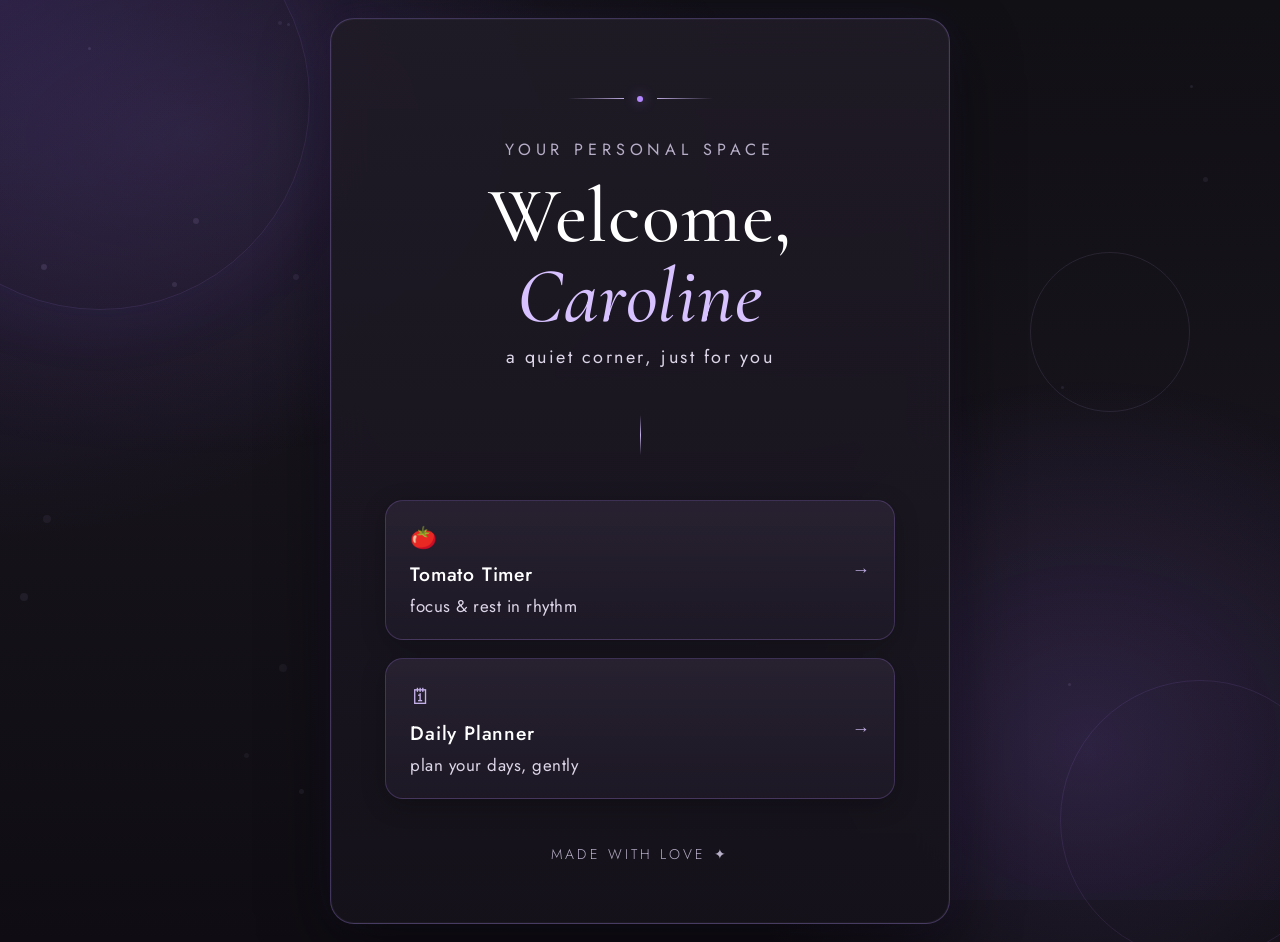
<file: index.html>
<!DOCTYPE html>
<html lang="en">
<head>
  <meta charset="UTF-8" />
  <meta name="viewport" content="width=device-width, initial-scale=1.0"/>
  <title>Caroline's Space</title>
  <link href="https://fonts.googleapis.com/css2?family=Cormorant+Garamond:ital,wght@0,300;0,400;1,300;1,400&family=Jost:wght@200;300;400&display=swap" rel="stylesheet"/>
  <link rel="stylesheet" href="index.css" />
</head>
<body>

  <!-- Decorative elements -->
  <div class="deco-circle deco-circle-1"></div>
  <div class="deco-circle deco-circle-2"></div>
  <div class="deco-circle deco-circle-3"></div>

  <div class="dots-layer" id="dotsLayer"></div>

  <!-- Main card -->
  <div class="card">
    <div class="ornament">
      <div class="ornament-line"></div>
      <div class="ornament-dot"></div>
      <div class="ornament-line right"></div>
    </div>

    <p class="welcome-label">your personal space</p>
    <h1 class="main-title">Welcome,<br><em>Caroline</em></h1>
    <p class="subtitle">a quiet corner, just for you</p>

    <div class="divider"></div>

    <div class="buttons">
      <a href="timer.html" class="btn">
        <div class="btn-left">
          <div class="btn-icon">🍅</div>
          <div class="btn-title">Tomato Timer</div>
          <div class="btn-desc">focus & rest in rhythm</div>
        </div>
        <span class="btn-arrow">→</span>
      </a>

      <a href="planner.html" class="btn">
        <div class="btn-left">
          <div class="btn-icon">🗓</div>
          <div class="btn-title">Daily Planner</div>
          <div class="btn-desc">plan your days, gently</div>
        </div>
        <span class="btn-arrow">→</span>
      </a>
    </div>

    <div class="footer">made with love ✦</div>
  </div>

  <script>
    // Generate soft scattered dots
    const layer = document.getElementById('dotsLayer');
    const sizes = [3, 4, 5, 6, 8];
    for (let i = 0; i < 28; i++) {
      const dot = document.createElement('div');
      dot.className = 'dot';
      const size = sizes[Math.floor(Math.random() * sizes.length)];
      dot.style.width = size + 'px';
      dot.style.height = size + 'px';
      dot.style.left = Math.random() * 100 + '%';
      dot.style.top = Math.random() * 100 + '%';
      dot.style.opacity = (Math.random() * 0.08 + 0.04).toFixed(2);
      layer.appendChild(dot);
    }
  </script>
</body>
</html>
</file>
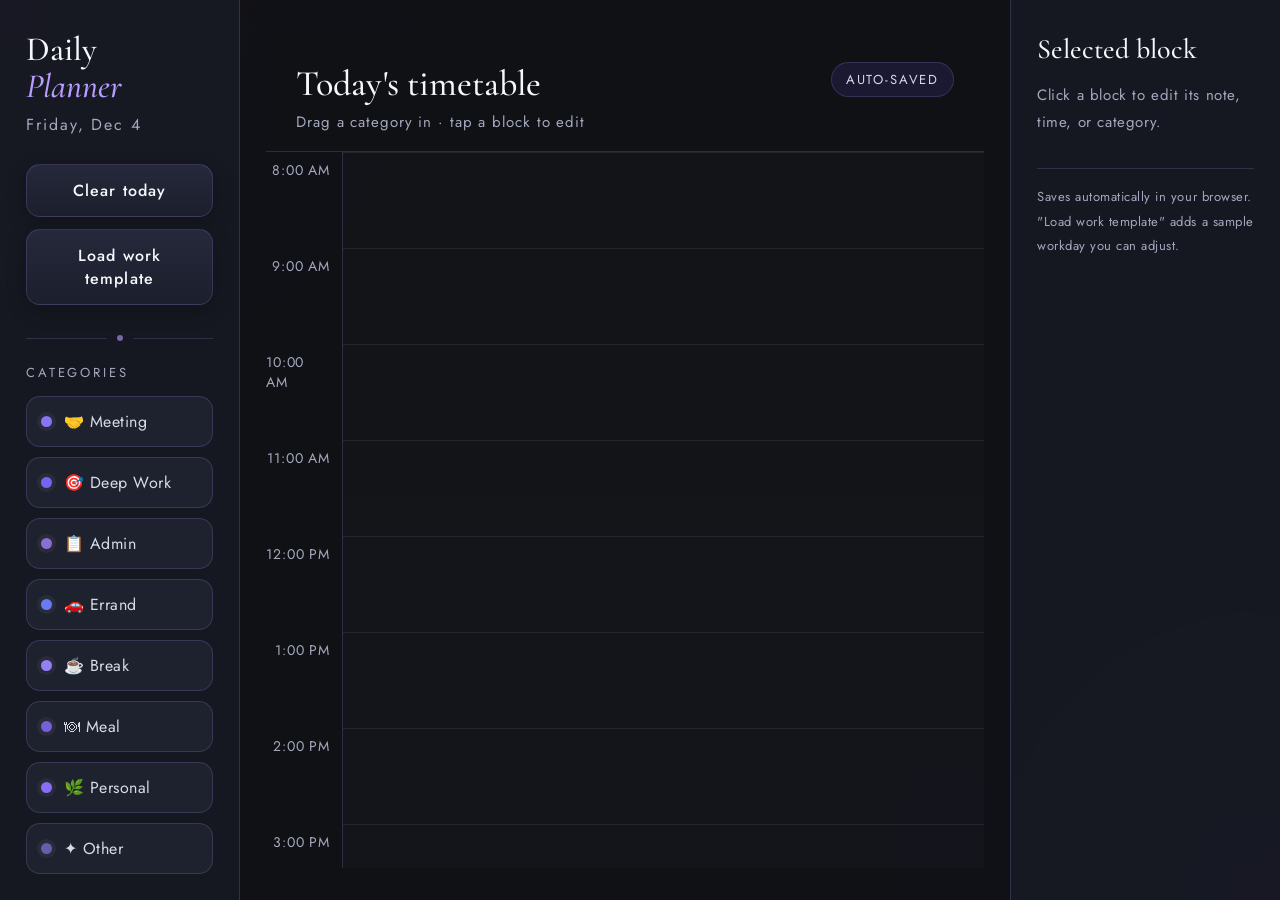
<file: planner.html>
<!DOCTYPE html>
<html lang="en">
<head>
  <meta charset="UTF-8" />
  <meta name="viewport" content="width=device-width, initial-scale=1.0" />
  <title>Caroline's Day Planner</title>
  <link href="https://fonts.googleapis.com/css2?family=Cormorant+Garamond:ital,wght@0,300;1,300&family=Jost:wght@200;300;400&display=swap" rel="stylesheet"/>
  <link rel="stylesheet" href="planner.css" />
</head>
<body>
  <div class="app">

    <!-- ── Sidebar ── -->
    <aside class="panel sidebar">
      <h1>Daily<br><em>Planner</em></h1>
      <div class="date" id="todayLabel"></div>

      <div class="top-actions">
        <button id="clearTodayBtn">Clear today</button>
        <button id="loadTemplateBtn">Load work template</button>
      </div>

      <div class="ornament-sep"><span></span><i></i><span></span></div>

      <p class="palette-title">Categories</p>
      <div class="palette" id="palette"></div>

      <a href="index.html" class="back-link">← back to home</a>
    </aside>

    <!-- ── Main planner ── -->
    <main class="panel planner-shell">
      <div class="planner-header">
        <div>
          <h2>Today's timetable</h2>
          <p id="mobileHint">Drag a category in · tap a block to edit</p>
        </div>
        <span class="pill" id="saveHint">Auto-saved</span>
      </div>

      <div class="planner-body">
        <div class="time-col"  id="timeCol"></div>
        <div class="grid-wrap" id="gridWrap"></div>
      </div>
    </main>

    <!-- ── Desktop editor panel ── -->
    <aside class="panel editor" id="desktopEditor">
      <h3>Selected block</h3>
      <div class="editor-empty" id="editorEmpty">
        Click a block to edit its note, time, or category.
      </div>
      <div id="editorForm" hidden>
        <div class="field">
          <label for="editCategory">Category</label>
          <select id="editCategory"></select>
        </div>
        <div class="field">
          <label for="editNote">Note</label>
          <textarea id="editNote" placeholder="meeting with team, prep slides, call client…"></textarea>
        </div>
        <div class="mini-row">
          <div class="field">
            <label for="editStart">Start</label>
            <input id="editStart" type="time" />
          </div>
          <div class="field">
            <label for="editEnd">End</label>
            <input id="editEnd" type="time" />
          </div>
        </div>
        <div class="editor-actions">
          <button id="duplicateBtn">Duplicate</button>
          <button id="deleteBtn" class="danger">Delete</button>
        </div>
      </div>
      <div class="footer-note">
        Saves automatically in your browser.<br>
        "Load work template" adds a sample workday you can adjust.
      </div>
    </aside>
  </div>

  <!-- ── Mobile bottom-sheet editor ── -->
  <div class="editor-overlay" id="editorOverlay">
    <div class="editor-overlay-backdrop" id="overlayBackdrop"></div>
    <div class="editor-sheet" id="editorSheet">
      <div class="sheet-handle"></div>
      <h3>Edit block</h3>
      <div class="field">
        <label for="editCategoryM">Category</label>
        <select id="editCategoryM"></select>
      </div>
      <div class="field">
        <label for="editNoteM">Note</label>
        <textarea id="editNoteM" placeholder="meeting with team, prep slides…"></textarea>
      </div>
      <div class="mini-row">
        <div class="field">
          <label for="editStartM">Start</label>
          <input id="editStartM" type="time" />
        </div>
        <div class="field">
          <label for="editEndM">End</label>
          <input id="editEndM" type="time" />
        </div>
      </div>
      <div class="editor-actions">
        <button id="duplicateBtnM">Duplicate</button>
        <button id="deleteBtnM" class="danger">Delete</button>
      </div>
    </div>
  </div>

  <script>
    const CATEGORY_CONFIG = {
      Meeting:     { color: getCssVar('--meeting')  },
      'Deep Work': { color: getCssVar('--focus')    },
      Admin:       { color: getCssVar('--admin')    },
      Errand:      { color: getCssVar('--errand')   },
      Break:       { color: getCssVar('--break')    },
      Meal:        { color: getCssVar('--meal')     },
      Personal:    { color: getCssVar('--personal') },
      Other:       { color: getCssVar('--other')    },
    };
    const CATEGORY_ICONS = {
      Meeting:'🤝','Deep Work':'🎯',Admin:'📋',
      Errand:'🚗',Break:'☕',Meal:'🍽',Personal:'🌿',Other:'✦',
    };

    const DAY_START    = 8  * 60;
    const DAY_END      = 21 * 60;
    const MIN_DURATION = 30;
    const SNAP_MINUTES = 15;
    const STORAGE_KEY  = 'caroline_day_planner_v1';
    const TEMPLATE_KEY = 'caroline_day_planner_template_v1';

    function getHourHeight() { return window.innerWidth < 700 ? 80 : 96; }
    function getPxPerMin()   { return getHourHeight() / 60; }

    const paletteEl       = document.getElementById('palette');
    const timeColEl       = document.getElementById('timeCol');
    const gridWrapEl      = document.getElementById('gridWrap');
    const todayLabelEl    = document.getElementById('todayLabel');
    const clearTodayBtn   = document.getElementById('clearTodayBtn');
    const loadTemplateBtn = document.getElementById('loadTemplateBtn');
    const saveHintEl      = document.getElementById('saveHint');
    const mobileHintEl    = document.getElementById('mobileHint');
    const editorEmptyEl   = document.getElementById('editorEmpty');
    const editorFormEl    = document.getElementById('editorForm');
    const editCategoryEl  = document.getElementById('editCategory');
    const editNoteEl      = document.getElementById('editNote');
    const editStartEl     = document.getElementById('editStart');
    const editEndEl       = document.getElementById('editEnd');
    const duplicateBtn    = document.getElementById('duplicateBtn');
    const deleteBtn       = document.getElementById('deleteBtn');
    const editorOverlay   = document.getElementById('editorOverlay');
    const overlayBackdrop = document.getElementById('overlayBackdrop');
    const editCategoryM   = document.getElementById('editCategoryM');
    const editNoteM       = document.getElementById('editNoteM');
    const editStartM      = document.getElementById('editStartM');
    const editEndM        = document.getElementById('editEndM');
    const duplicateBtnM   = document.getElementById('duplicateBtnM');
    const deleteBtnM      = document.getElementById('deleteBtnM');

    let events     = loadTodayEvents();
    let selectedId = null;
    let dragState  = null;

    init();

    function init() {
      renderTodayLabel();
      renderPalette();
      renderTimeColumn();
      renderHourLines();
      renderEditorCategoryOptions();
      renderEvents();
      updateEditor();
      attachGridDropEvents();
      attachDesktopEditorEvents();
      attachMobileEditorEvents();
      clearTodayBtn.addEventListener('click', clearToday);
      loadTemplateBtn.addEventListener('click', loadTemplateIntoToday);
      overlayBackdrop.addEventListener('click', closeMobileEditor);
      if (window.innerWidth < 700) {
        mobileHintEl.textContent = 'Tap a category to add · tap block to edit';
      }
      window.addEventListener('resize', () => { renderTimeColumn(); renderHourLines(); renderEvents(); });
    }

    function getCssVar(name) {
      return getComputedStyle(document.documentElement).getPropertyValue(name).trim();
    }

    function renderTodayLabel() {
      todayLabelEl.textContent = new Date().toLocaleDateString('en-CA', {
        weekday:'long', month:'short', day:'numeric'
      });
    }

    function renderPalette() {
      paletteEl.innerHTML = '';
      Object.keys(CATEGORY_CONFIG).forEach(category => {
        const el = document.createElement('div');
        el.className = 'task-template';
        el.draggable = true;
        el.dataset.category = category;
        el.innerHTML = `<span class="task-dot" style="background:${CATEGORY_CONFIG[category].color}"></span>
          <span>${CATEGORY_ICONS[category]||''} ${category}</span>`;
        el.addEventListener('dragstart', e => {
          e.dataTransfer.setData('text/plain', JSON.stringify({ category }));
        });
        el.addEventListener('click', () => {
          if (window.innerWidth >= 700) return;
          const now = new Date();
          const nowMin = now.getHours()*60 + now.getMinutes();
          const startMinute = snapToStep(nowMin, SNAP_MINUTES, DAY_START, DAY_END - MIN_DURATION);
          const newEvent = {
            id: cryptoRandomId(), category, note: '',
            color: CATEGORY_CONFIG[category].color,
            startMinute, endMinute: startMinute + 60,
          };
          events.push(newEvent);
          selectedId = newEvent.id;
          persistAndRender();
          openMobileEditor();
        });
        paletteEl.appendChild(el);
      });
    }

    function renderTimeColumn() {
      const HH = getHourHeight();
      timeColEl.innerHTML = '';
      for (let h = DAY_START/60; h <= DAY_END/60; h++) {
        const slot = document.createElement('div');
        slot.className = 'time-slot';
        slot.style.height = HH + 'px';
        slot.textContent = formatHourLabel(h);
        timeColEl.appendChild(slot);
      }
    }

    function renderHourLines() {
      const HH = getHourHeight();
      gridWrapEl.querySelectorAll('.hour-line').forEach(el => el.remove());
      const totalH = (DAY_END - DAY_START) / 60;
      gridWrapEl.style.minHeight = (totalH * HH) + 'px';
      for (let i = 0; i <= totalH; i++) {
        const line = document.createElement('div');
        line.className = 'hour-line';
        line.style.top = (i * HH) + 'px';
        gridWrapEl.appendChild(line);
      }
    }

    function renderEditorCategoryOptions() {
      [editCategoryEl, editCategoryM].forEach(sel => {
        sel.innerHTML = '';
        Object.keys(CATEGORY_CONFIG).forEach(cat => {
          const o = document.createElement('option');
          o.value = cat;
          o.textContent = `${CATEGORY_ICONS[cat]||''} ${cat}`;
          sel.appendChild(o);
        });
      });
    }

    function renderEvents() {
      gridWrapEl.querySelectorAll('.event-block').forEach(el => el.remove());
      events.slice().sort((a,b) => a.startMinute - b.startMinute).forEach(event => {
        const block = document.createElement('div');
        block.className = 'event-block' + (event.id === selectedId ? ' selected' : '');
        block.dataset.id = event.id;
        block.style.top        = minuteToPixel(event.startMinute) + 'px';
        block.style.height     = Math.max(36, minuteToPixel(event.endMinute) - minuteToPixel(event.startMinute)) + 'px';
        block.style.background = event.color;
        block.innerHTML = `
          <div class="event-title">${CATEGORY_ICONS[event.category]||''} ${escapeHtml(event.category)}</div>
          <div class="event-note">${escapeHtml(event.note||'')}</div>
          <div class="event-time">${formatMinuteLabel(event.startMinute)} – ${formatMinuteLabel(event.endMinute)}</div>
          <div class="resize-handle"></div>`;
        block.addEventListener('mousedown', e => {
          if (e.target.classList.contains('resize-handle')) { startResize(e, event.id); return; }
          startMove(e, event.id);
        });
        block.addEventListener('touchstart', e => {
          if (e.target.classList.contains('resize-handle')) { startResizeTouch(e, event.id); return; }
          startMoveTouch(e, event.id);
        }, { passive: false });
        block.addEventListener('click', e => {
          e.stopPropagation();
          selectedId = event.id;
          renderEvents(); updateEditor();
          if (window.innerWidth < 700) openMobileEditor();
        });
        gridWrapEl.appendChild(block);
      });
      gridWrapEl.addEventListener('click', e => {
        if (e.target.closest('.event-block')) return;
        selectedId = null; renderEvents(); updateEditor();
      }, { once: true });
    }

    function attachGridDropEvents() {
      gridWrapEl.addEventListener('dragover', e => { e.preventDefault(); gridWrapEl.classList.add('drag-over'); });
      gridWrapEl.addEventListener('dragleave', () => gridWrapEl.classList.remove('drag-over'));
      gridWrapEl.addEventListener('drop', e => {
        e.preventDefault(); gridWrapEl.classList.remove('drag-over');
        const raw = e.dataTransfer.getData('text/plain'); if (!raw) return;
        let data; try { data = JSON.parse(raw); } catch { return; }
        const rect = gridWrapEl.getBoundingClientRect();
        const startMinute = snapToStep(pixelToMinute(e.clientY - rect.top), SNAP_MINUTES, DAY_START, DAY_END - MIN_DURATION);
        const newEvent = {
          id: cryptoRandomId(), category: data.category||'Other', note:'',
          color: CATEGORY_CONFIG[data.category]?.color || CATEGORY_CONFIG.Other.color,
          startMinute, endMinute: startMinute + 60,
        };
        events.push(newEvent); selectedId = newEvent.id; persistAndRender();
      });
    }

    function startMove(e, id) {
      e.preventDefault();
      const ev = events.find(i => i.id === id); if (!ev) return;
      selectedId = id; renderEvents(); updateEditor();
      dragState = { type:'move', id, startY:e.clientY, originalStart:ev.startMinute, originalEnd:ev.endMinute };
      document.addEventListener('mousemove', handleDrag);
      document.addEventListener('mouseup', stopDrag);
    }
    function startResize(e, id) {
      e.preventDefault(); e.stopPropagation();
      const ev = events.find(i => i.id === id); if (!ev) return;
      selectedId = id; renderEvents(); updateEditor();
      dragState = { type:'resize', id, startY:e.clientY, originalStart:ev.startMinute, originalEnd:ev.endMinute };
      document.addEventListener('mousemove', handleDrag);
      document.addEventListener('mouseup', stopDrag);
    }
    function handleDrag(e) {
      if (!dragState) return;
      const ev = events.find(i => i.id === dragState.id); if (!ev) return;
      applyDrag(ev, snapDeltaToStep(pixelToMinuteDelta(e.clientY - dragState.startY), SNAP_MINUTES));
      renderEvents(); updateEditor();
    }
    function stopDrag() {
      dragState = null;
      document.removeEventListener('mousemove', handleDrag);
      document.removeEventListener('mouseup', stopDrag);
      saveTodayEvents(); flashSaved();
    }

    function startMoveTouch(e, id) {
      if (e.touches.length > 1) return;
      e.preventDefault();
      const ev = events.find(i => i.id === id); if (!ev) return;
      selectedId = id; renderEvents(); updateEditor();
      dragState = { type:'move', id, startY:e.touches[0].clientY, originalStart:ev.startMinute, originalEnd:ev.endMinute };
      document.addEventListener('touchmove', handleTouchDrag, { passive:false });
      document.addEventListener('touchend', stopTouchDrag);
    }
    function startResizeTouch(e, id) {
      if (e.touches.length > 1) return;
      e.preventDefault(); e.stopPropagation();
      const ev = events.find(i => i.id === id); if (!ev) return;
      selectedId = id; renderEvents(); updateEditor();
      dragState = { type:'resize', id, startY:e.touches[0].clientY, originalStart:ev.startMinute, originalEnd:ev.endMinute };
      document.addEventListener('touchmove', handleTouchDrag, { passive:false });
      document.addEventListener('touchend', stopTouchDrag);
    }
    function handleTouchDrag(e) {
      if (!dragState || !e.touches.length) return;
      e.preventDefault();
      const ev = events.find(i => i.id === dragState.id); if (!ev) return;
      applyDrag(ev, snapDeltaToStep(pixelToMinuteDelta(e.touches[0].clientY - dragState.startY), SNAP_MINUTES));
      renderEvents(); updateEditor();
    }
    function stopTouchDrag() {
      dragState = null;
      document.removeEventListener('touchmove', handleTouchDrag);
      document.removeEventListener('touchend', stopTouchDrag);
      saveTodayEvents(); flashSaved();
      if (window.innerWidth < 700 && selectedId) openMobileEditor();
    }

    function applyDrag(ev, deltaMin) {
      if (dragState.type === 'move') {
        const dur = dragState.originalEnd - dragState.originalStart;
        const next = Math.min(clampMinute(dragState.originalStart + deltaMin), DAY_END - dur);
        ev.startMinute = next; ev.endMinute = next + dur;
      } else {
        ev.endMinute = Math.min(DAY_END, Math.max(dragState.originalStart + MIN_DURATION, dragState.originalEnd + deltaMin));
      }
    }

    function updateEditor() {
      const ev = getSelectedEvent();
      if (!ev) { editorEmptyEl.hidden = false; editorFormEl.hidden = true; return; }
      editorEmptyEl.hidden = true; editorFormEl.hidden = false;
      editCategoryEl.value = ev.category; editNoteEl.value = ev.note;
      editStartEl.value = minuteToTimeString(ev.startMinute);
      editEndEl.value   = minuteToTimeString(ev.endMinute);
    }

    function openMobileEditor() {
      const ev = getSelectedEvent(); if (!ev) return;
      editCategoryM.value = ev.category; editNoteM.value = ev.note;
      editStartM.value = minuteToTimeString(ev.startMinute);
      editEndM.value   = minuteToTimeString(ev.endMinute);
      editorOverlay.style.display = 'block';
      requestAnimationFrame(() => editorOverlay.classList.add('open'));
    }
    function closeMobileEditor() {
      editorOverlay.classList.remove('open');
      setTimeout(() => { editorOverlay.style.display = 'none'; }, 350);
    }

    function attachDesktopEditorEvents() {
      editCategoryEl.addEventListener('change', () => {
        const ev = getSelectedEvent(); if (!ev) return;
        ev.category = editCategoryEl.value; ev.color = CATEGORY_CONFIG[ev.category].color; persistAndRender();
      });
      editNoteEl.addEventListener('input', () => { const ev = getSelectedEvent(); if (!ev) return; ev.note = editNoteEl.value; persistAndRender(false); });
      editStartEl.addEventListener('change', () => applyTimeEdit('start', editStartEl.value));
      editEndEl.addEventListener('change',   () => applyTimeEdit('end',   editEndEl.value));
      duplicateBtn.addEventListener('click', duplicateSelected);
      deleteBtn.addEventListener('click', deleteSelected);
    }
    function attachMobileEditorEvents() {
      editCategoryM.addEventListener('change', () => {
        const ev = getSelectedEvent(); if (!ev) return;
        ev.category = editCategoryM.value; ev.color = CATEGORY_CONFIG[ev.category].color; persistAndRender();
      });
      editNoteM.addEventListener('input', () => { const ev = getSelectedEvent(); if (!ev) return; ev.note = editNoteM.value; persistAndRender(false); });
      editStartM.addEventListener('change', () => applyTimeEdit('start', editStartM.value));
      editEndM.addEventListener('change',   () => applyTimeEdit('end',   editEndM.value));
      duplicateBtnM.addEventListener('click', () => { duplicateSelected(); closeMobileEditor(); });
      deleteBtnM.addEventListener('click',    () => { deleteSelected();    closeMobileEditor(); });
    }

    function applyTimeEdit(which, value) {
      const ev = getSelectedEvent(); if (!ev) return;
      const min = timeStringToMinute(value); if (min == null) return;
      if (which === 'start') {
        const dur = ev.endMinute - ev.startMinute;
        ev.startMinute = clampMinute(min);
        ev.endMinute   = clampMinute(Math.max(ev.startMinute + MIN_DURATION, ev.startMinute + dur));
        if (ev.endMinute > DAY_END) { ev.endMinute = DAY_END; ev.startMinute = Math.max(DAY_START, DAY_END - dur); }
      } else {
        ev.endMinute = clampMinute(Math.max(ev.startMinute + MIN_DURATION, min));
      }
      persistAndRender();
    }

    function duplicateSelected() {
      const ev = getSelectedEvent(); if (!ev) return;
      const dur = ev.endMinute - ev.startMinute;
      const start = clampMinute(Math.min(DAY_END - dur, ev.startMinute + 30));
      events.push({ ...ev, id:cryptoRandomId(), startMinute:start, endMinute:start+dur });
      selectedId = events[events.length-1].id; persistAndRender();
    }
    function deleteSelected() {
      if (!selectedId) return;
      events = events.filter(ev => ev.id !== selectedId); selectedId = null; persistAndRender();
    }

    function persistAndRender(updateEditorPanel = true) {
      saveTodayEvents(); renderEvents();
      if (updateEditorPanel) updateEditor();
      flashSaved();
    }
    function flashSaved() {
      saveHintEl.textContent = 'Saved ✦';
      clearTimeout(flashSaved._t);
      flashSaved._t = setTimeout(() => { saveHintEl.textContent = 'Auto-saved'; }, 900);
    }
    function clearToday() {
      if (!confirm('Clear today\'s timetable?')) return;
      events = []; selectedId = null; persistAndRender();
    }
    function loadTemplateIntoToday() {
      events = loadTemplate().map(item => ({ ...item, id:cryptoRandomId() }));
      selectedId = null; persistAndRender();
    }
    function loadTodayEvents() {
      const store = JSON.parse(localStorage.getItem(STORAGE_KEY)||'{}');
      return Array.isArray(store[getTodayKey()]) ? store[getTodayKey()] : [];
    }
    function saveTodayEvents() {
      const store = JSON.parse(localStorage.getItem(STORAGE_KEY)||'{}');
      store[getTodayKey()] = events;
      localStorage.setItem(STORAGE_KEY, JSON.stringify(store));
    }
    function loadTemplate() {
      const ex = JSON.parse(localStorage.getItem(TEMPLATE_KEY)||'null');
      if (Array.isArray(ex) && ex.length) return ex;
      const fb = [
        make('Deep Work','Morning focus block',  9*60,  11*60),
        make('Meeting',  'Team standup',         11*60, 11*60+30),
        make('Meal',     'Lunch',                12*60, 13*60),
        make('Deep Work','Afternoon work block', 13*60, 15*60),
        make('Admin',    'Emails & catch-up',    15*60, 16*60),
        make('Break',    'Coffee break',         16*60, 16*60+15),
        make('Meeting',  'End-of-day check-in',  17*60, 17*60+30),
      ];
      localStorage.setItem(TEMPLATE_KEY, JSON.stringify(fb));
      return fb;
    }
    function make(cat, note, s, e) {
      return { id:cryptoRandomId(), category:cat, note, color:CATEGORY_CONFIG[cat].color, startMinute:s, endMinute:e };
    }

    function getSelectedEvent()  { return events.find(ev => ev.id === selectedId)||null; }
    function getTodayKey()       { return new Date().toISOString().slice(0,10); }
    function minuteToPixel(m)    { return (m - DAY_START) * getPxPerMin(); }
    function pixelToMinute(px)   { return DAY_START + px / getPxPerMin(); }
    function pixelToMinuteDelta(px) { return px / getPxPerMin(); }
    function snapToStep(v,step,min,max) { return Math.min(max,Math.max(min,Math.round(v/step)*step)); }
    function snapDeltaToStep(v,step)    { return Math.round(v/step)*step; }
    function clampMinute(m) { return Math.max(DAY_START,Math.min(DAY_END,m)); }
    function formatHourLabel(h24) { return `${h24%12===0?12:h24%12}:00 ${h24>=12?'PM':'AM'}`; }
    function formatMinuteLabel(m) {
      const h24=Math.floor(m/60), min=m%60;
      return `${h24%12===0?12:h24%12}:${String(min).padStart(2,'0')} ${h24>=12?'PM':'AM'}`;
    }
    function minuteToTimeString(m) {
      return `${String(Math.floor(m/60)).padStart(2,'0')}:${String(m%60).padStart(2,'0')}`;
    }
    function timeStringToMinute(str) {
      if (!str||!str.includes(':')) return null;
      const [h,m] = str.split(':').map(Number);
      return (isNaN(h)||isNaN(m)) ? null : h*60+m;
    }
    function cryptoRandomId() { return 'ev-'+Math.random().toString(36).slice(2,10); }
    function escapeHtml(str) {
      return String(str).replaceAll('&','&amp;').replaceAll('<','&lt;').replaceAll('>','&gt;').replaceAll('"','&quot;').replaceAll("'","&#039;");
    }
  </script>
</body>
</html>
</file>
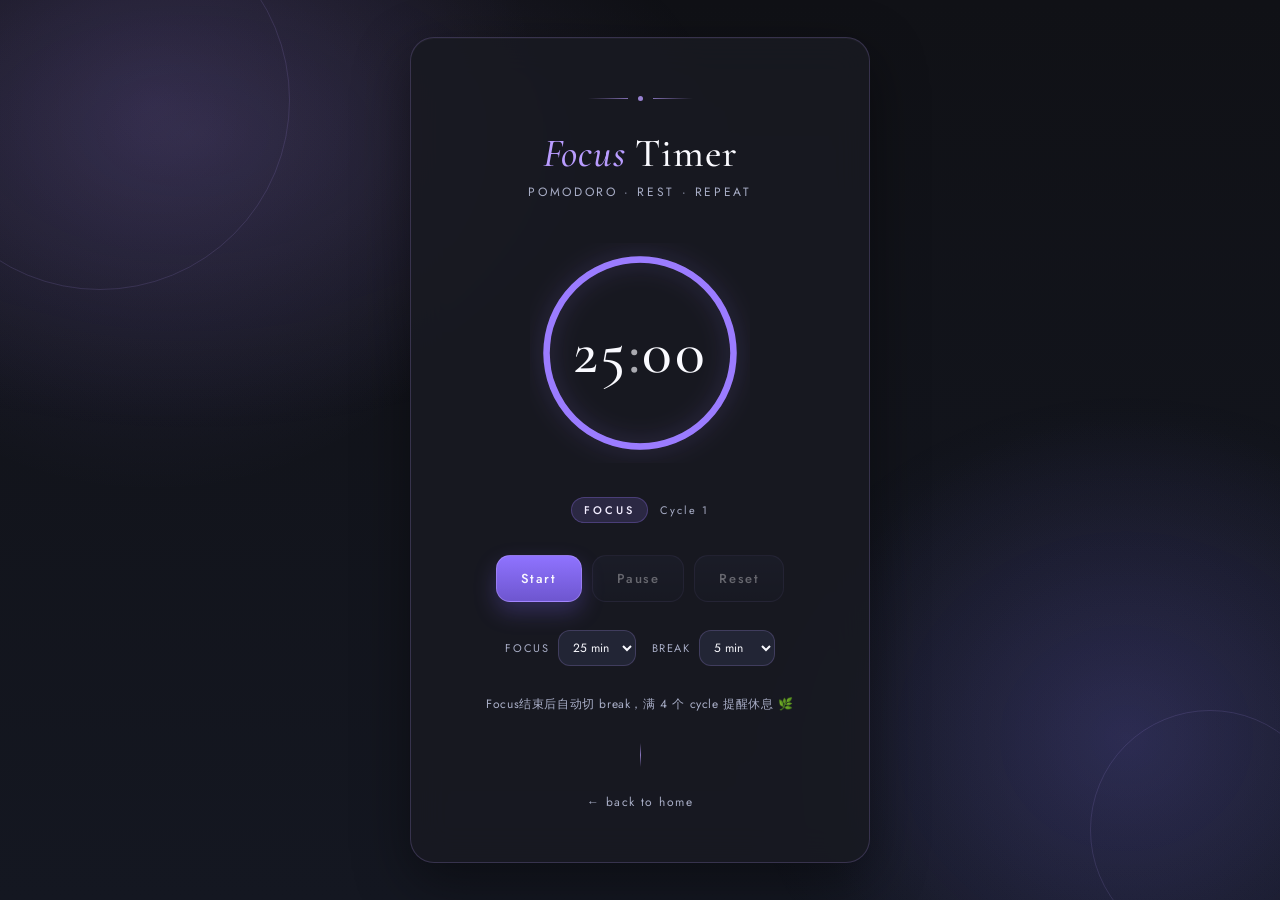
<file: timer.html>
<!DOCTYPE html>
<html lang="en">
<head>
  <meta charset="UTF-8" />
  <meta name="viewport" content="width=device-width, initial-scale=1.0"/>
  <title>Focus Timer</title>
  <link href="https://fonts.googleapis.com/css2?family=Cormorant+Garamond:ital,wght@0,300;0,400;1,300&family=Jost:wght@200;300;400&display=swap" rel="stylesheet"/>
  <link rel="stylesheet" href="timer.css" />
</head>
<body>

  <div class="deco-circle dc1"></div>
  <div class="deco-circle dc2"></div>
  <div class="flash" id="flash"></div>

  <section class="card pomodoro-card">

    <div class="ornament">
      <div class="orn-line"></div>
      <div class="orn-dot"></div>
      <div class="orn-line r"></div>
    </div>

    <h2 class="pomodoro-title"><em>Focus</em> Timer</h2>
    <p class="pomodoro-subtitle">pomodoro · rest · repeat</p>

    <!-- Ring progress + time display -->
    <div class="ring-wrapper">
      <svg class="ring-svg" viewBox="0 0 200 200">
        <circle class="ring-track"    cx="100" cy="100" r="85"/>
        <circle class="ring-progress" cx="100" cy="100" r="85" id="ringProgress"/>
      </svg>
      <div class="ring-center">
        <div class="pomodoro-display">
          <span id="pomodoro-minutes">25</span><span class="pomodoro-colon" id="colonEl">:</span><span id="pomodoro-seconds">00</span>
        </div>
      </div>
    </div>

    <!-- Mode + cycle -->
    <div class="pomodoro-mode">
      <span class="pomodoro-mode-label mode-focus" id="pomodoro-mode-label">FOCUS</span>
      <span class="pomodoro-cycle-label" id="pomodoro-cycle-label">Cycle 1</span>
    </div>

    <!-- Controls -->
    <div class="pomodoro-controls">
      <button class="btn-ctrl primary" id="pomodoro-start">Start</button>
      <button class="btn-ctrl" id="pomodoro-pause"  disabled>Pause</button>
      <button class="btn-ctrl" id="pomodoro-reset"  disabled>Reset</button>
    </div>

    <!-- Duration settings -->
    <div class="settings-row">
      <span class="settings-label">Focus</span>
      <select id="focusDuration">
        <option value="25" selected>25 min</option>
        <option value="30">30 min</option>
        <option value="45">45 min</option>
        <option value="50">50 min</option>
        <option value="60">60 min</option>
      </select>
      <span class="settings-label" style="margin-left:8px">Break</span>
      <select id="breakDuration">
        <option value="5" selected>5 min</option>
        <option value="10">10 min</option>
        <option value="15">15 min</option>
      </select>
    </div>

    <p class="pomodoro-hint">
      Focus结束后自动切 break，满 4 个 cycle 提醒休息 🌿
    </p>

    <div class="divider"></div>
    <a href="index.html" class="back-link">← back to home</a>

  </section>

  <script>
    // ── State ────────────────────────────────────────────
    let FOCUS_SECS  = 25 * 60;
    let BREAK_SECS  = 5  * 60;
    const CIRCUMFERENCE = 2 * Math.PI * 85; // ≈ 534

    let totalSecs   = FOCUS_SECS;
    let remainSecs  = FOCUS_SECS;
    let isRunning   = false;
    let isFocus     = true;
    let cycle       = 1;
    let ticker      = null;

    // ── Elements ─────────────────────────────────────────
    const minsEl    = document.getElementById('pomodoro-minutes');
    const secsEl    = document.getElementById('pomodoro-seconds');
    const colonEl   = document.getElementById('colonEl');
    const modeEl    = document.getElementById('pomodoro-mode-label');
    const cycleEl   = document.getElementById('pomodoro-cycle-label');
    const startBtn  = document.getElementById('pomodoro-start');
    const pauseBtn  = document.getElementById('pomodoro-pause');
    const resetBtn  = document.getElementById('pomodoro-reset');
    const ring      = document.getElementById('ringProgress');
    const flashEl   = document.getElementById('flash');
    const focusSel  = document.getElementById('focusDuration');
    const breakSel  = document.getElementById('breakDuration');

    ring.style.strokeDasharray = CIRCUMFERENCE;

    // ── Render ───────────────────────────────────────────
    function render() {
      const m = Math.floor(remainSecs / 60);
      const s = remainSecs % 60;
      minsEl.textContent = String(m).padStart(2, '0');
      secsEl.textContent = String(s).padStart(2, '0');

      // Ring: fill → depletes as time passes
      const fraction = remainSecs / totalSecs;
      const offset   = CIRCUMFERENCE * (1 - fraction);
      ring.style.strokeDashoffset = offset;
      ring.style.stroke = isFocus ? 'var(--focus-color)' : 'var(--break-color)';

      modeEl.textContent = isFocus ? 'FOCUS' : 'BREAK';
      modeEl.className   = 'pomodoro-mode-label ' + (isFocus ? 'mode-focus' : 'mode-break');
      cycleEl.textContent = `Cycle ${cycle}`;
    }

    // ── Controls ─────────────────────────────────────────
    startBtn.addEventListener('click', () => {
      if (!isRunning) startTimer();
    });

    pauseBtn.addEventListener('click', () => {
      if (isRunning) pauseTimer();
    });

    resetBtn.addEventListener('click', () => {
      resetTimer();
    });

    focusSel.addEventListener('change', () => {
      if (!isRunning) {
        FOCUS_SECS = parseInt(focusSel.value) * 60;
        if (isFocus) { totalSecs = FOCUS_SECS; remainSecs = FOCUS_SECS; }
        render();
      }
    });

    breakSel.addEventListener('change', () => {
      if (!isRunning) {
        BREAK_SECS = parseInt(breakSel.value) * 60;
        if (!isFocus) { totalSecs = BREAK_SECS; remainSecs = BREAK_SECS; }
        render();
      }
    });

    function startTimer() {
      isRunning = true;
      startBtn.disabled  = true;
      pauseBtn.disabled  = false;
      resetBtn.disabled  = false;
      focusSel.disabled  = true;
      breakSel.disabled  = true;
      colonEl.classList.remove('paused');

      ticker = setInterval(() => {
        if (remainSecs <= 0) {
          clearInterval(ticker);
          sessionEnd();
          return;
        }
        remainSecs--;
        render();
      }, 1000);
    }

    function pauseTimer() {
      isRunning = false;
      clearInterval(ticker);
      startBtn.disabled  = false;
      pauseBtn.disabled  = true;
      colonEl.classList.add('paused');
    }

    function resetTimer() {
      isRunning = false;
      clearInterval(ticker);
      isFocus    = true;
      cycle      = 1;
      FOCUS_SECS = parseInt(focusSel.value) * 60;
      BREAK_SECS = parseInt(breakSel.value) * 60;
      totalSecs  = FOCUS_SECS;
      remainSecs = FOCUS_SECS;
      startBtn.disabled  = false;
      pauseBtn.disabled  = true;
      resetBtn.disabled  = true;
      focusSel.disabled  = false;
      breakSel.disabled  = false;
      colonEl.classList.remove('paused');
      render();
    }

    function sessionEnd() {
      isRunning = false;
      flashScreen();

      if (isFocus) {
        // Focus → Break
        isFocus    = false;
        totalSecs  = BREAK_SECS;
        remainSecs = BREAK_SECS;
        notify('Break time! 🌿', `Cycle ${cycle} focus done. Rest for ${parseInt(breakSel.value)} min.`);
      } else {
        // Break → next Focus
        isFocus = true;
        cycle++;
        totalSecs  = FOCUS_SECS;
        remainSecs = FOCUS_SECS;
        if (cycle > 4 && (cycle - 1) % 4 === 0) {
          notify('Great work! ✦', `${cycle - 1} cycles done! Consider a longer break.`);
        } else {
          notify('Focus time 🎯', `Starting cycle ${cycle}. You've got this!`);
        }
      }

      render();
      startTimer(); // auto-start next session
    }

    function flashScreen() {
      flashEl.classList.add('show');
      setTimeout(() => flashEl.classList.remove('show'), 600);
    }

    function notify(title, body) {
      if (Notification.permission === 'granted') {
        new Notification(title, { body, icon: '' });
      } else if (Notification.permission !== 'denied') {
        Notification.requestPermission().then(p => {
          if (p === 'granted') new Notification(title, { body });
        });
      }
    }

    // ── Init ─────────────────────────────────────────────
    render();
  </script>
</body>
</html>
</file>
<file: index.css>
:root {
  --bg: #141218;
  --bg-elev: #1c1822;
  --bg-soft: #241f2d;
  --panel: rgba(28, 24, 34, 0.88);
  --panel-strong: rgba(36, 31, 45, 0.95);
  --border: rgba(180, 148, 255, 0.28);
  --border-strong: rgba(200, 175, 255, 0.5);
  --text: #ffffff;
  --text-soft: #ddd6e8;
  --text-muted: #b7aec7;
  --purple: #b388ff;
  --purple-strong: #8b5cf6;
  --purple-soft: #d7c2ff;
  --shadow: rgba(0, 0, 0, 0.48);
}

* {
  margin: 0;
  padding: 0;
  box-sizing: border-box;
}

html {
  font-size: 18px;
}

body {
  font-family: 'Jost', sans-serif;
  background:
    radial-gradient(circle at top left, rgba(139, 92, 246, 0.18), transparent 34%),
    radial-gradient(circle at 85% 80%, rgba(179, 136, 255, 0.12), transparent 28%),
    linear-gradient(180deg, #111015 0%, #16131b 45%, #0f0d13 100%);
  color: var(--text);
  min-height: 100vh;
  display: flex;
  align-items: center;
  justify-content: center;
  overflow: hidden;
  position: relative;
  padding: 1rem;
}

body::before {
  content: '';
  position: fixed;
  inset: 0;
  background:
    radial-gradient(ellipse 75% 60% at 15% 15%, rgba(179, 136, 255, 0.1) 0%, transparent 60%),
    radial-gradient(ellipse 60% 70% at 85% 82%, rgba(139, 92, 246, 0.08) 0%, transparent 58%);
  pointer-events: none;
  z-index: 0;
}

.deco-circle {
  position: fixed;
  border-radius: 50%;
  pointer-events: none;
  z-index: 0;
}
.deco-circle-1 {
  width: 420px;
  height: 420px;
  top: -110px;
  left: -110px;
  border: 1px solid rgba(179, 136, 255, 0.12);
  box-shadow: 0 0 80px rgba(139, 92, 246, 0.08);
  animation: drift1 18s ease-in-out infinite;
}
.deco-circle-2 {
  width: 280px;
  height: 280px;
  bottom: -60px;
  right: -60px;
  border: 1px solid rgba(179, 136, 255, 0.11);
  animation: drift2 22s ease-in-out infinite;
}
.deco-circle-3 {
  width: 160px;
  height: 160px;
  top: 28%;
  right: 7%;
  border: 1px solid rgba(215, 194, 255, 0.1);
  animation: drift1 15s ease-in-out infinite reverse;
}

@keyframes drift1 {
  0%, 100% { transform: translate(0, 0); }
  50% { transform: translate(12px, 16px); }
}
@keyframes drift2 {
  0%, 100% { transform: translate(0, 0); }
  50% { transform: translate(-10px, -14px); }
}

.dots-layer {
  position: fixed;
  inset: 0;
  pointer-events: none;
  z-index: 0;
  overflow: hidden;
}
.dot {
  position: absolute;
  border-radius: 50%;
  background: var(--purple-soft);
  opacity: 0.12;
}

.card {
  position: relative;
  z-index: 1;
  text-align: center;
  padding: 4.25rem 3rem 3.25rem;
  max-width: 620px;
  width: min(94vw, 620px);
  background: linear-gradient(180deg, rgba(31, 27, 38, 0.94), rgba(21, 18, 27, 0.96));
  backdrop-filter: blur(20px);
  -webkit-backdrop-filter: blur(20px);
  border: 1px solid var(--border);
  border-radius: 24px;
  box-shadow:
    0 24px 70px var(--shadow),
    0 0 0 1px rgba(255,255,255,0.03) inset,
    0 0 38px rgba(139, 92, 246, 0.08);
  animation: fadeUp 1.2s cubic-bezier(0.22, 1, 0.36, 1) both;
}

@keyframes fadeUp {
  from {
    opacity: 0;
    transform: translateY(28px);
  }
  to {
    opacity: 1;
    transform: translateY(0);
  }
}

.ornament {
  display: flex;
  align-items: center;
  justify-content: center;
  gap: 0.75rem;
  margin-bottom: 2rem;
  animation: fadeUp 1.2s 0.15s cubic-bezier(0.22, 1, 0.36, 1) both;
}
.ornament-line {
  width: 56px;
  height: 1px;
  background: linear-gradient(to right, transparent, rgba(215, 194, 255, 0.85));
}
.ornament-line.right {
  background: linear-gradient(to left, transparent, rgba(215, 194, 255, 0.85));
}
.ornament-dot {
  width: 6px;
  height: 6px;
  border-radius: 50%;
  background: var(--purple);
  box-shadow: 0 0 12px rgba(179, 136, 255, 0.55);
}

.welcome-label {
  font-family: 'Jost', sans-serif;
  font-weight: 400;
  font-size: 0.9rem;
  letter-spacing: 0.3em;
  text-transform: uppercase;
  color: var(--text-muted);
  margin-bottom: 0.9rem;
  animation: fadeUp 1.2s 0.2s cubic-bezier(0.22, 1, 0.36, 1) both;
}

.main-title {
  font-family: 'Cormorant Garamond', serif;
  font-weight: 500;
  font-size: clamp(3rem, 7vw, 4.35rem);
  line-height: 1.02;
  color: var(--text);
  letter-spacing: 0.01em;
  margin-bottom: 0.4rem;
  animation: fadeUp 1.2s 0.28s cubic-bezier(0.22, 1, 0.36, 1) both;
}

.main-title em {
  font-style: italic;
  color: var(--purple-soft);
}

.subtitle {
  font-family: 'Jost', sans-serif;
  font-weight: 400;
  font-size: 1rem;
  letter-spacing: 0.14em;
  color: var(--text-soft);
  margin-bottom: 2.5rem;
  animation: fadeUp 1.2s 0.36s cubic-bezier(0.22, 1, 0.36, 1) both;
}

.divider {
  width: 1px;
  height: 40px;
  background: linear-gradient(to bottom, transparent, rgba(215, 194, 255, 0.9), transparent);
  margin: 0 auto 2.5rem;
  animation: fadeUp 1.2s 0.4s cubic-bezier(0.22, 1, 0.36, 1) both;
}

.buttons {
  display: flex;
  flex-direction: column;
  gap: 1rem;
  animation: fadeUp 1.2s 0.5s cubic-bezier(0.22, 1, 0.36, 1) both;
}

.btn {
  display: flex;
  align-items: center;
  justify-content: space-between;
  gap: 1rem;
  padding: 1.2rem 1.35rem;
  text-decoration: none;
  border: 1px solid rgba(179, 136, 255, 0.22);
  border-radius: 18px;
  background: linear-gradient(180deg, rgba(45, 38, 56, 0.72), rgba(30, 25, 38, 0.9));
  transition: all 0.35s cubic-bezier(0.22, 1, 0.36, 1);
  position: relative;
  overflow: hidden;
  cursor: pointer;
  box-shadow: 0 6px 24px rgba(0, 0, 0, 0.24);
}

.btn::before {
  content: '';
  position: absolute;
  inset: 0;
  background: linear-gradient(135deg, rgba(179, 136, 255, 0.18), rgba(139, 92, 246, 0.08));
  opacity: 0;
  transition: opacity 0.35s ease;
}

.btn:hover,
.btn:focus-visible {
  border-color: var(--border-strong);
  transform: translateY(-2px);
  box-shadow:
    0 12px 28px rgba(0, 0, 0, 0.34),
    0 0 24px rgba(139, 92, 246, 0.16);
}

.btn:hover::before,
.btn:focus-visible::before {
  opacity: 1;
}

.btn-left {
  display: flex;
  flex-direction: column;
  align-items: flex-start;
  gap: 0.3rem;
  position: relative;
  z-index: 1;
}

.btn-icon {
  font-size: 1.2rem;
  margin-bottom: 0.1rem;
  opacity: 0.9;
  color: var(--purple-soft);
}

.btn-title {
  font-family: 'Jost', sans-serif;
  font-weight: 500;
  font-size: 1.08rem;
  letter-spacing: 0.04em;
  color: var(--text);
}

.btn-desc {
  font-family: 'Jost', sans-serif;
  font-weight: 400;
  font-size: 0.94rem;
  letter-spacing: 0.03em;
  color: var(--text-soft);
}

.btn-arrow {
  font-size: 1rem;
  color: var(--purple-soft);
  opacity: 0.85;
  transition: transform 0.25s ease, opacity 0.25s ease;
  position: relative;
  z-index: 1;
}

.btn:hover .btn-arrow,
.btn:focus-visible .btn-arrow {
  transform: translateX(4px);
  opacity: 1;
}

.footer {
  margin-top: 2.5rem;
  font-family: 'Jost', sans-serif;
  font-weight: 300;
  font-size: 0.78rem;
  letter-spacing: 0.22em;
  text-transform: uppercase;
  color: var(--text-muted);
  opacity: 0.95;
  animation: fadeUp 1.2s 0.6s cubic-bezier(0.22, 1, 0.36, 1) both;
}

@media (max-width: 768px) {
  html {
    font-size: 19px;
  }

  body {
    align-items: stretch;
    padding: 0.9rem;
    overflow-y: auto;
  }

  .card {
    width: 100%;
    margin: auto;
    padding: 2.25rem 1.25rem 2rem;
    border-radius: 20px;
  }

  .ornament {
    margin-bottom: 1.5rem;
  }

  .main-title {
    font-size: clamp(2.6rem, 11vw, 3.4rem);
  }

  .subtitle {
    font-size: 0.95rem;
    line-height: 1.5;
    margin-bottom: 2rem;
  }

  .divider {
    margin-bottom: 2rem;
  }

  .buttons {
    gap: 0.85rem;
  }

  .btn {
    padding: 1.1rem 1rem;
    border-radius: 16px;
  }

  .btn-title {
    font-size: 1.04rem;
  }

  .btn-desc {
    font-size: 0.9rem;
    line-height: 1.45;
  }

  .welcome-label,
  .footer {
    letter-spacing: 0.18em;
  }
}
</file>
<file: planner.css>
/* ── Reset ────────────────────────────────────────────── */
*, *::before, *::after { box-sizing: border-box; margin: 0; padding: 0; }

/* ── Dark Tokens ──────────────────────────────────────── */
:root {
  --bg-0: #111216;
  --bg-1: #171922;
  --bg-2: #1d2030;
  --bg-3: #262a3d;
  --text-main: #f7f7fb;
  --text-soft: #d7d9e6;
  --text-dim: #a3a8be;
  --purple: #9b7cff;
  --purple-2: #b99cff;
  --purple-3: #6e56cf;
  --lavender: #d7cbff;
  --border: rgba(185,156,255,0.18);
  --border-strong: rgba(185,156,255,0.34);
  --shadow: 0 14px 36px rgba(0,0,0,0.34);

  --meeting:  #8f79ff;
  --focus:    #7868ff;
  --admin:    #8e74d9;
  --errand:   #6f7fff;
  --break:    #9b86ff;
  --meal:     #7b63e6;
  --personal: #8d73ff;
  --other:    #6a60b8;
}

/* ── Base ─────────────────────────────────────────────── */
html, body {
  height: 100%;
  font-family: 'Jost', sans-serif;
  background:
    radial-gradient(circle at top left, rgba(155,124,255,0.12), transparent 28%),
    radial-gradient(circle at bottom right, rgba(110,86,207,0.18), transparent 26%),
    var(--bg-0);
  color: var(--text-main);
  font-size: 19px;
  font-weight: 400;
  -webkit-text-size-adjust: 100%;
}

a { color: var(--lavender); }

/* ── Desktop layout (≥ 700px) ─────────────────────────── */
.app {
  display: grid;
  grid-template-columns: 240px 1fr 270px;
  grid-template-rows: 100vh;
  height: 100vh;
  overflow: hidden;
}

.panel {
  padding: 32px 26px;
  overflow-y: auto;
  border-right: 1px solid var(--border);
  background: rgba(23,25,34,0.94);
  backdrop-filter: blur(12px);
}
.panel:last-child {
  border-right: none;
  border-left: 1px solid var(--border);
}

/* ── Sidebar ──────────────────────────────────────────── */
.sidebar h1 {
  font-family: 'Cormorant Garamond', serif;
  font-weight: 500;
  font-size: 34px;
  color: var(--text-main);
  line-height: 1.08;
  margin-bottom: 8px;
}
.sidebar h1 em { font-style: italic; color: var(--purple-2); }

.date {
  font-size: 16px;
  letter-spacing: 0.12em;
  color: var(--text-dim);
  margin-bottom: 28px;
}

.top-actions {
  display: flex;
  flex-direction: column;
  gap: 12px;
  margin-bottom: 30px;
}

button {
  font-family: 'Jost', sans-serif;
  font-weight: 500;
  font-size: 16px;
  letter-spacing: 0.07em;
  cursor: pointer;
  border: 1px solid var(--border);
  background: linear-gradient(180deg, rgba(38,42,61,0.95), rgba(28,31,45,0.95));
  color: var(--text-main);
  padding: 14px 16px;
  border-radius: 14px;
  transition: all 0.25s ease;
  -webkit-tap-highlight-color: transparent;
  box-shadow: 0 6px 20px rgba(0,0,0,0.22);
}
button:hover, button:focus-visible {
  background: linear-gradient(180deg, rgba(111,86,255,0.22), rgba(28,31,45,0.96));
  border-color: var(--border-strong);
  color: #fff;
  outline: none;
  transform: translateY(-1px);
}
button.danger {
  border-color: rgba(255,115,154,0.28);
  color: #ffd3e0;
}
button.danger:hover {
  background: linear-gradient(180deg, rgba(255,115,154,0.14), rgba(28,31,45,0.96));
  border-color: rgba(255,115,154,0.44);
}

.palette-title {
  font-size: 13px;
  letter-spacing: 0.22em;
  text-transform: uppercase;
  color: var(--text-dim);
  margin-bottom: 14px;
}

.palette { display: flex; flex-direction: column; gap: 10px; }

.task-template {
  display: flex;
  align-items: center;
  gap: 12px;
  padding: 13px 14px;
  border: 1px solid var(--border);
  border-radius: 14px;
  background: rgba(31,35,49,0.95);
  cursor: grab;
  font-size: 16px;
  letter-spacing: 0.03em;
  color: var(--text-soft);
  transition: all 0.2s ease;
  user-select: none;
  -webkit-tap-highlight-color: transparent;
}
.task-template:hover {
  background: rgba(111,86,255,0.18);
  border-color: var(--border-strong);
  color: #fff;
}
.task-template:active { cursor: grabbing; }

.task-dot {
  width: 11px; height: 11px;
  border-radius: 50%;
  flex-shrink: 0;
  opacity: 0.95;
  box-shadow: 0 0 0 4px rgba(255,255,255,0.05);
}

.back-link {
  display: inline-flex;
  align-items: center;
  gap: 7px;
  margin-top: 34px;
  font-size: 15px;
  letter-spacing: 0.08em;
  color: var(--text-dim);
  text-decoration: none;
  transition: color 0.2s;
}
.back-link:hover { color: var(--purple-2); }

.ornament-sep {
  display: flex; align-items: center; gap: 10px;
  margin: 22px 0;
}
.ornament-sep span { flex: 1; height: 1px; background: var(--border); }
.ornament-sep i {
  width: 6px; height: 6px; border-radius: 50%;
  background: var(--purple-2); opacity: 0.6;
}

/* ── Planner main ─────────────────────────────────────── */
.planner-shell {
  border-right: none;
  background: rgba(17,18,22,0.96);
  display: flex;
  flex-direction: column;
}

.planner-header {
  display: flex;
  align-items: flex-start;
  justify-content: space-between;
  padding: 30px 30px 18px;
  flex-shrink: 0;
  border-bottom: 1px solid var(--border);
  background: rgba(17,18,22,0.78);
  backdrop-filter: blur(10px);
}
.planner-header h2 {
  font-family: 'Cormorant Garamond', serif;
  font-weight: 500;
  font-size: 36px;
  color: var(--text-main);
  margin-bottom: 6px;
}
.planner-header p {
  font-size: 15px;
  letter-spacing: 0.06em;
  color: var(--text-dim);
}

.pill {
  font-size: 13px;
  letter-spacing: 0.14em;
  text-transform: uppercase;
  color: var(--text-soft);
  border: 1px solid var(--border);
  padding: 7px 14px;
  border-radius: 999px;
  background: rgba(111,86,255,0.12);
  white-space: nowrap;
}

.planner-body {
  display: flex;
  flex: 1;
  overflow-y: auto;
  padding: 0 0 60px 0;
  -webkit-overflow-scrolling: touch;
}

.time-col {
  flex-shrink: 0;
  width: 76px;
}

.time-slot {
  height: 100px;
  display: flex;
  align-items: flex-start;
  padding-top: 8px;
  padding-right: 12px;
  justify-content: flex-end;
  font-size: 14px;
  letter-spacing: 0.06em;
  color: var(--text-dim);
}

.grid-wrap {
  flex: 1;
  position: relative;
  border-left: 1px solid var(--border);
  min-height: calc(13 * 100px);
  transition: background 0.2s ease;
  background: linear-gradient(180deg, rgba(255,255,255,0.01), rgba(155,124,255,0.03));
}
.grid-wrap.drag-over { background: rgba(155,124,255,0.08); }

.hour-line {
  position: absolute;
  left: 0; right: 0;
  height: 1px;
  background: rgba(255,255,255,0.08);
}

/* ── Event blocks ─────────────────────────────────────── */
.event-block {
  position: absolute;
  left: 8px; right: 8px;
  border-radius: 18px;
  padding: 10px 12px 22px;
  cursor: grab;
  overflow: hidden;
  border: 1px solid rgba(255,255,255,0.12);
  box-shadow: var(--shadow);
  transition: box-shadow 0.2s, outline 0.1s, transform 0.15s;
  touch-action: none;
}
.event-block:active { cursor: grabbing; }
.event-block.selected {
  outline: 2px solid var(--purple-2);
  outline-offset: 1px;
  box-shadow: 0 10px 32px rgba(0,0,0,0.38), 0 0 0 1px rgba(185,156,255,0.26);
}

.event-title {
  font-size: 16px;
  font-weight: 600;
  letter-spacing: 0.03em;
  color: rgba(255,255,255,0.98);
  margin-bottom: 4px;
}
.event-note {
  font-size: 14px;
  color: rgba(255,255,255,0.86);
  white-space: pre-wrap;
  overflow: hidden;
}
.event-time {
  position: absolute;
  bottom: 5px; right: 10px;
  font-size: 12px;
  letter-spacing: 0.05em;
  color: rgba(255,255,255,0.72);
}

.resize-handle {
  position: absolute;
  bottom: 0; left: 0; right: 0;
  height: 16px;
  cursor: ns-resize;
}
.resize-handle::after {
  content: '';
  display: block;
  width: 30px; height: 3px;
  border-radius: 999px;
  background: rgba(255,255,255,0.42);
  margin: 6px auto 0;
}

/* ── Editor panel (desktop) ───────────────────────────── */
.editor h3 {
  font-family: 'Cormorant Garamond', serif;
  font-weight: 500;
  font-size: 28px;
  color: var(--text-main);
  margin-bottom: 8px;
}

.editor-empty {
  font-size: 15px;
  color: var(--text-dim);
  letter-spacing: 0.04em;
  line-height: 1.8;
  margin-top: 16px;
}

.field {
  display: flex;
  flex-direction: column;
  gap: 8px;
  margin-bottom: 20px;
}
.field label {
  font-size: 12px;
  letter-spacing: 0.18em;
  text-transform: uppercase;
  color: var(--text-dim);
}
.field input,
.field select,
.field textarea {
  font-family: 'Jost', sans-serif;
  font-weight: 400;
  font-size: 16px;
  color: var(--text-main);
  background: rgba(32,35,50,0.98);
  border: 1px solid var(--border);
  border-radius: 14px;
  padding: 12px 14px;
  outline: none;
  transition: border-color 0.2s, background 0.2s, box-shadow 0.2s;
  -webkit-appearance: none;
}
.field input:focus,
.field select:focus,
.field textarea:focus {
  border-color: var(--border-strong);
  background: rgba(39,43,62,1);
  box-shadow: 0 0 0 4px rgba(155,124,255,0.10);
}
.field textarea { resize: vertical; min-height: 96px; }

.mini-row { display: grid; grid-template-columns: 1fr 1fr; gap: 12px; }

.editor-actions { display: grid; grid-template-columns: 1fr 1fr; gap: 10px; margin-top: 8px; }

.footer-note {
  margin-top: 32px;
  font-size: 13px;
  letter-spacing: 0.04em;
  color: var(--text-dim);
  line-height: 1.9;
  border-top: 1px solid var(--border);
  padding-top: 16px;
}

/* ── Mobile overlay editor ────────────────────────────── */
.editor-overlay {
  display: none;
  position: fixed;
  inset: 0;
  z-index: 200;
}
.editor-overlay-backdrop {
  position: absolute; inset: 0;
  background: rgba(5,6,10,0.54);
  backdrop-filter: blur(4px);
}
.editor-sheet {
  position: absolute;
  bottom: 0; left: 0; right: 0;
  background: var(--bg-1);
  border-top: 1px solid var(--border);
  border-radius: 22px 22px 0 0;
  padding: 22px 22px 40px;
  max-height: 82vh;
  overflow-y: auto;
  box-shadow: 0 -12px 40px rgba(0,0,0,0.44);
  transform: translateY(100%);
  transition: transform 0.35s cubic-bezier(0.22,1,0.36,1);
}
.editor-overlay.open .editor-sheet { transform: translateY(0); }
.sheet-handle {
  width: 42px; height: 5px;
  border-radius: 999px;
  background: rgba(185,156,255,0.4);
  margin: 0 auto 18px;
}
.editor-sheet h3 {
  font-family: 'Cormorant Garamond', serif;
  font-weight: 500;
  font-size: 28px;
  color: var(--text-main);
  margin-bottom: 16px;
}

/* ── Mobile layout (< 700px) ──────────────────────────── */
@media (max-width: 699px) {
  html, body { height: auto; font-size: 18px; }

  .app {
    display: flex;
    flex-direction: column;
    height: auto;
    min-height: 100vh;
    overflow: visible;
  }

  .panel.sidebar {
    border-right: none;
    border-bottom: 1px solid var(--border);
    padding: 18px 18px 16px;
  }
  .sidebar h1 { font-size: 28px; margin-bottom: 4px; }
  .date { font-size: 15px; margin-bottom: 14px; }

  .top-actions { flex-direction: row; flex-wrap: wrap; gap: 10px; margin-bottom: 16px; }
  .top-actions button { flex: 1; min-width: 140px; font-size: 16px; padding: 13px 12px; }

  .ornament-sep { margin: 12px 0; }

  .palette-title { font-size: 14px; margin-bottom: 10px; }
  .palette { flex-direction: row; flex-wrap: wrap; gap: 8px; }
  .task-template { font-size: 16px; padding: 11px 14px; flex: 0 0 auto; }

  .back-link { margin-top: 18px; font-size: 15px; }

  .panel.planner-shell {
    flex: 1;
    border-right: none;
    overflow: visible;
  }

  .planner-header {
    padding: 18px 16px 12px;
    flex-wrap: wrap;
    gap: 10px;
  }
  .planner-header h2 { font-size: 28px; }
  .planner-header p  { font-size: 15px; }

  .planner-body {
    overflow-y: visible;
    padding: 0 0 100px 0;
    flex: none;
  }

  .time-col { width: 60px; }
  .time-slot { font-size: 13px; height: 84px; }

  .grid-wrap { min-height: calc(13 * 84px); }

  .event-title { font-size: 15px; }
  .event-note  { font-size: 13px; }
  .event-time  { font-size: 12px; }

  .panel.editor { display: none; }
  .editor-overlay { display: block; }
}
</file>
<file: timer.css>
:root {
  --bg-0: #111216;
  --bg-1: #181a22;
  --bg-2: #232637;
  --text-main: #fafaff;
  --text-soft: #d8dcef;
  --text-dim: #a9aec7;
  --purple: #9b7cff;
  --purple-2: #b99cff;
  --purple-3: #6e56cf;
  --lavender: rgba(185,156,255,0.2);
  --border: rgba(185,156,255,0.2);

  --focus-color: #9b7cff;
  --break-color: #7c8dff;
}

*, *::before, *::after { box-sizing: border-box; margin: 0; padding: 0; }

body {
  font-family: 'Jost', sans-serif;
  font-weight: 400;
  background:
    radial-gradient(circle at 12% 12%, rgba(155,124,255,0.14), transparent 28%),
    radial-gradient(circle at 88% 82%, rgba(110,86,207,0.18), transparent 24%),
    linear-gradient(180deg, #101116 0%, #141721 100%);
  color: var(--text-main);
  min-height: 100vh;
  display: flex;
  align-items: center;
  justify-content: center;
  overflow: hidden;
  position: relative;
}

body::before {
  content: '';
  position: fixed; inset: 0;
  background:
    radial-gradient(ellipse 70% 55% at 15% 15%, rgba(185,156,255,0.12) 0%, transparent 60%),
    radial-gradient(ellipse 55% 70% at 88% 82%, rgba(124,141,255,0.10) 0%, transparent 55%);
  pointer-events: none;
}

.deco-circle {
  position: fixed;
  border-radius: 50%;
  pointer-events: none;
  border: 1px solid rgba(185,156,255,0.14);
}
.dc1 { width:380px; height:380px; top:-90px; left:-90px; animation: drift 20s ease-in-out infinite; }
.dc2 { width:240px; height:240px; bottom:-50px; right:-50px; animation: drift 26s ease-in-out infinite reverse; }
@keyframes drift {
  0%,100% { transform: translate(0,0); }
  50%      { transform: translate(10px,14px); }
}

.card {
  position: relative;
  z-index: 1;
  background: rgba(24,26,34,0.88);
  backdrop-filter: blur(18px);
  -webkit-backdrop-filter: blur(18px);
  border: 1px solid var(--border);
  border-radius: 24px;
  padding: 58px 66px 50px;
  width: 92%;
  max-width: 460px;
  text-align: center;
  box-shadow: 0 18px 56px rgba(0,0,0,0.42), inset 0 1px 0 rgba(255,255,255,0.03);
  animation: fadeUp 1s cubic-bezier(0.22,1,0.36,1) both;
}
@keyframes fadeUp {
  from { opacity:0; transform:translateY(24px); }
  to   { opacity:1; transform:translateY(0); }
}

.ornament {
  display: flex; align-items: center; justify-content: center;
  gap: 10px; margin-bottom: 28px;
}
.orn-line { width:40px; height:1px; background: linear-gradient(to right, transparent, rgba(185,156,255,0.65)); }
.orn-line.r { background: linear-gradient(to left, transparent, rgba(185,156,255,0.65)); }
.orn-dot { width:5px; height:5px; border-radius:50%; background: var(--purple-2); opacity:0.8; }

.pomodoro-title {
  font-family: 'Cormorant Garamond', serif;
  font-weight: 500;
  font-size: 40px;
  color: var(--text-main);
  margin-bottom: 6px;
  letter-spacing: 0.02em;
}
.pomodoro-title em { font-style: italic; color: var(--purple-2); }

.pomodoro-subtitle {
  font-size: 12px;
  letter-spacing: 0.22em;
  text-transform: uppercase;
  color: var(--text-dim);
  margin-bottom: 42px;
}

.ring-wrapper {
  position: relative;
  width: 220px;
  height: 220px;
  margin: 0 auto 34px;
}

.ring-svg {
  width: 220px;
  height: 220px;
  transform: rotate(-90deg);
}

.ring-track {
  fill: none;
  stroke: rgba(255,255,255,0.08);
  stroke-width: 6;
}

.ring-progress {
  fill: none;
  stroke: var(--focus-color);
  stroke-width: 6;
  stroke-linecap: round;
  stroke-dasharray: 534;
  stroke-dashoffset: 0;
  transition: stroke-dashoffset 1s linear, stroke 0.6s ease;
  filter: drop-shadow(0 0 10px rgba(155,124,255,0.3));
}

.ring-center {
  position: absolute;
  inset: 0;
  display: flex;
  flex-direction: column;
  align-items: center;
  justify-content: center;
  gap: 0;
}

.pomodoro-display {
  font-family: 'Cormorant Garamond', serif;
  font-weight: 500;
  font-size: 62px;
  letter-spacing: 0.04em;
  color: var(--text-main);
  line-height: 1;
}

.pomodoro-colon {
  opacity: 0.65;
  animation: blink 1s step-start infinite;
}
@keyframes blink {
  0%,100% { opacity: 0.6; }
  50%      { opacity: 0.18; }
}
.pomodoro-colon.paused { animation: none; opacity: 0.28; }

.pomodoro-mode {
  display: flex;
  align-items: center;
  justify-content: center;
  gap: 12px;
  margin-bottom: 32px;
}

.pomodoro-mode-label {
  font-size: 11px;
  letter-spacing: 0.28em;
  text-transform: uppercase;
  padding: 4px 12px;
  border-radius: 999px;
  font-weight: 500;
  transition: all 0.5s ease;
}
.mode-focus {
  background: rgba(155,124,255,0.16);
  color: #f2edff;
  border: 1px solid rgba(155,124,255,0.28);
}
.mode-break {
  background: rgba(124,141,255,0.14);
  color: #dde3ff;
  border: 1px solid rgba(124,141,255,0.26);
}

.pomodoro-cycle-label {
  font-size: 11px;
  letter-spacing: 0.18em;
  color: var(--text-dim);
}

.pomodoro-controls {
  display: flex;
  gap: 10px;
  justify-content: center;
  margin-bottom: 28px;
  flex-wrap: wrap;
}

.btn-ctrl {
  font-family: 'Jost', sans-serif;
  font-weight: 500;
  font-size: 13px;
  letter-spacing: 0.12em;
  padding: 13px 24px;
  border-radius: 14px;
  border: 1px solid var(--border);
  cursor: pointer;
  background: linear-gradient(180deg, rgba(36,39,55,0.96), rgba(26,29,40,0.96));
  color: var(--text-main);
  transition: all 0.25s ease;
}
.btn-ctrl:not(:disabled):hover {
  background: linear-gradient(180deg, rgba(155,124,255,0.20), rgba(28,31,45,0.96));
  border-color: rgba(185,156,255,0.36);
  color: #fff;
  transform: translateY(-1px);
}
.btn-ctrl:disabled {
  opacity: 0.35;
  cursor: default;
}
.btn-ctrl.primary {
  background: linear-gradient(180deg, #8f73ff, #6e56cf);
  color: rgba(255,255,255,0.96);
  border-color: rgba(185,156,255,0.48);
  box-shadow: 0 10px 22px rgba(110,86,207,0.32);
}
.btn-ctrl.primary:not(:disabled):hover {
  background: linear-gradient(180deg, #a98cff, #7a60ec);
  border-color: rgba(185,156,255,0.6);
  color: #fff;
}

.settings-row {
  display: flex;
  align-items: center;
  justify-content: center;
  gap: 8px;
  margin-bottom: 28px;
  flex-wrap: wrap;
}
.settings-label {
  font-size: 11px;
  letter-spacing: 0.15em;
  color: var(--text-dim);
  text-transform: uppercase;
}
.settings-row select {
  font-family: 'Jost', sans-serif;
  font-weight: 400;
  font-size: 12px;
  color: var(--text-main);
  background: rgba(36,39,55,0.96);
  border: 1px solid var(--border);
  border-radius: 12px;
  padding: 7px 10px;
  outline: none;
  cursor: pointer;
  transition: border-color 0.2s, box-shadow 0.2s;
}
.settings-row select:focus {
  border-color: rgba(185,156,255,0.42);
  box-shadow: 0 0 0 4px rgba(155,124,255,0.10);
}

.pomodoro-hint {
  font-size: 12px;
  letter-spacing: 0.05em;
  color: var(--text-dim);
  line-height: 1.8;
  margin-bottom: 28px;
}

.divider {
  width: 1px; height: 24px;
  background: linear-gradient(to bottom, transparent, rgba(185,156,255,0.72), transparent);
  margin: 0 auto 22px;
}

.back-link {
  display: inline-block;
  font-size: 12px;
  letter-spacing: 0.12em;
  color: var(--text-dim);
  text-decoration: none;
  transition: color 0.2s;
}
.back-link:hover { color: var(--purple-2); }

.flash {
  position: fixed; inset: 0;
  background: rgba(185,156,255,0.18);
  pointer-events: none;
  opacity: 0;
  transition: opacity 0.3s ease;
  z-index: 100;
}
.flash.show { opacity: 1; }

@media (max-width: 640px) {
  body {
    align-items: stretch;
    padding: 18px 14px;
    overflow: auto;
  }

  .card {
    width: 100%;
    max-width: none;
    min-height: calc(100vh - 36px);
    border-radius: 24px;
    padding: 34px 22px 30px;
    display: flex;
    flex-direction: column;
    justify-content: center;
  }

  .pomodoro-title { font-size: 36px; }
  .pomodoro-subtitle { font-size: 12px; margin-bottom: 32px; }

  .ring-wrapper,
  .ring-svg {
    width: 220px;
    height: 220px;
  }

  .pomodoro-display { font-size: 60px; }
  .btn-ctrl { font-size: 14px; padding: 14px 20px; }
  .settings-row select { font-size: 13px; }
  .pomodoro-hint, .back-link { font-size: 13px; }
}
</file>
